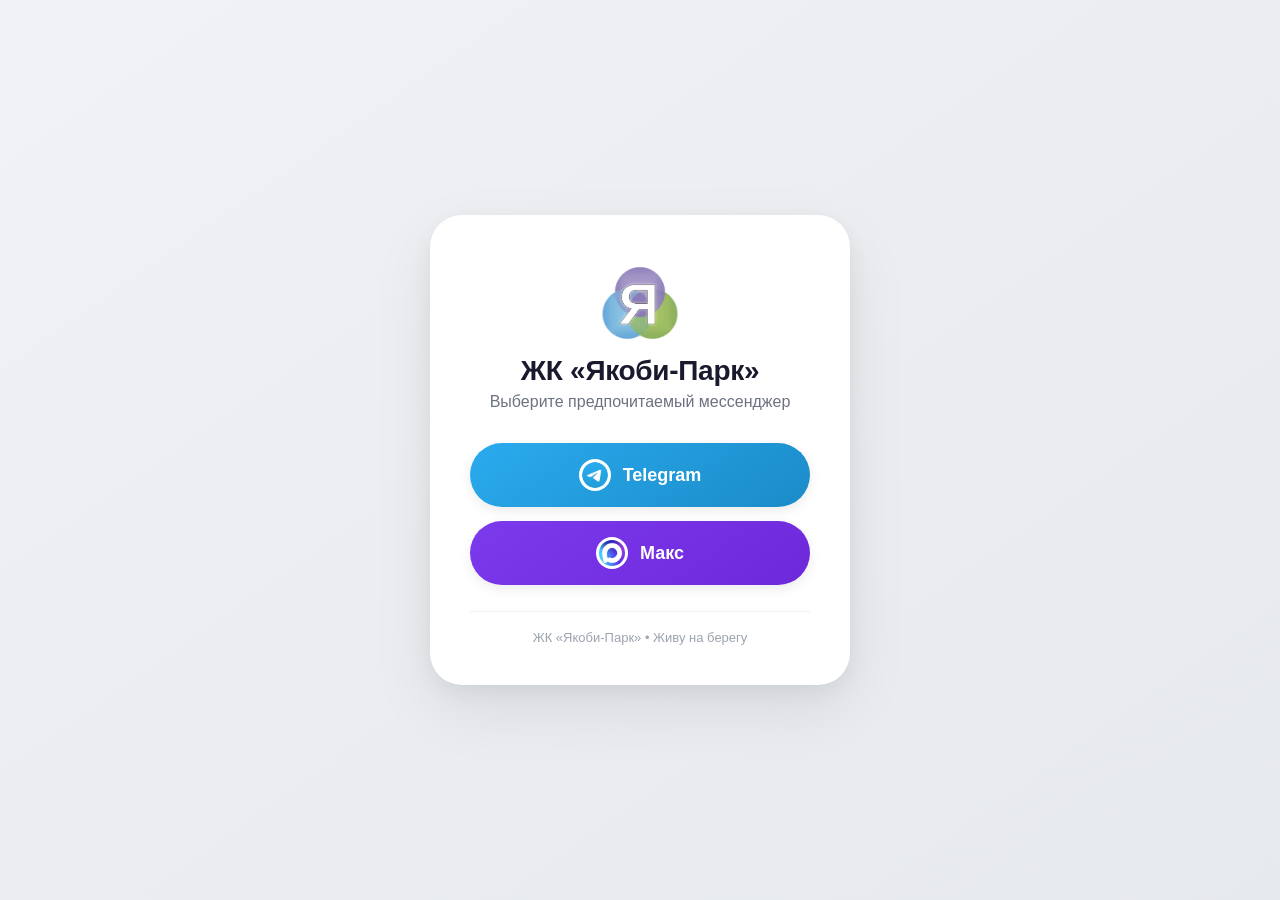
<file: index.html>
<!DOCTYPE html>
<html lang="ru">
<head>
    <meta charset="UTF-8">
    <meta name="viewport" content="width=device-width, initial-scale=1.0">
    <title>ЖК «Якоби-Парк»</title>
    <link rel="icon" href="favicon.ico">
    <link rel="stylesheet" href="style.css">
</head>
<body>
    <main class="card home-card">
        <div class="home-logo">
            <img src="images/logo-complex.png" alt="ЖК «Якоби-Парк»" width="80" height="80">
        </div>
        <h1 class="home-title">ЖК «Якоби-Парк»</h1>
        <p class="home-subtitle">Выберите предпочитаемый мессенджер</p>
        <nav class="messenger-links" aria-label="Мессенджеры">
            <a href="telegram.html" class="messenger-button messenger-button-telegram">
                <img src="images/icon-telegram.png" alt="" width="32" height="32">
                Telegram
            </a>
            <a href="max.html" class="messenger-button messenger-button-max">
                <img src="images/icon-max.png" alt="" width="32" height="32">
                Макс
            </a>
        </nav>
        <footer class="footer">
            ЖК «Якоби-Парк» • Живу на берегу
        </footer>
    </main>
</body>
</html>
</file>
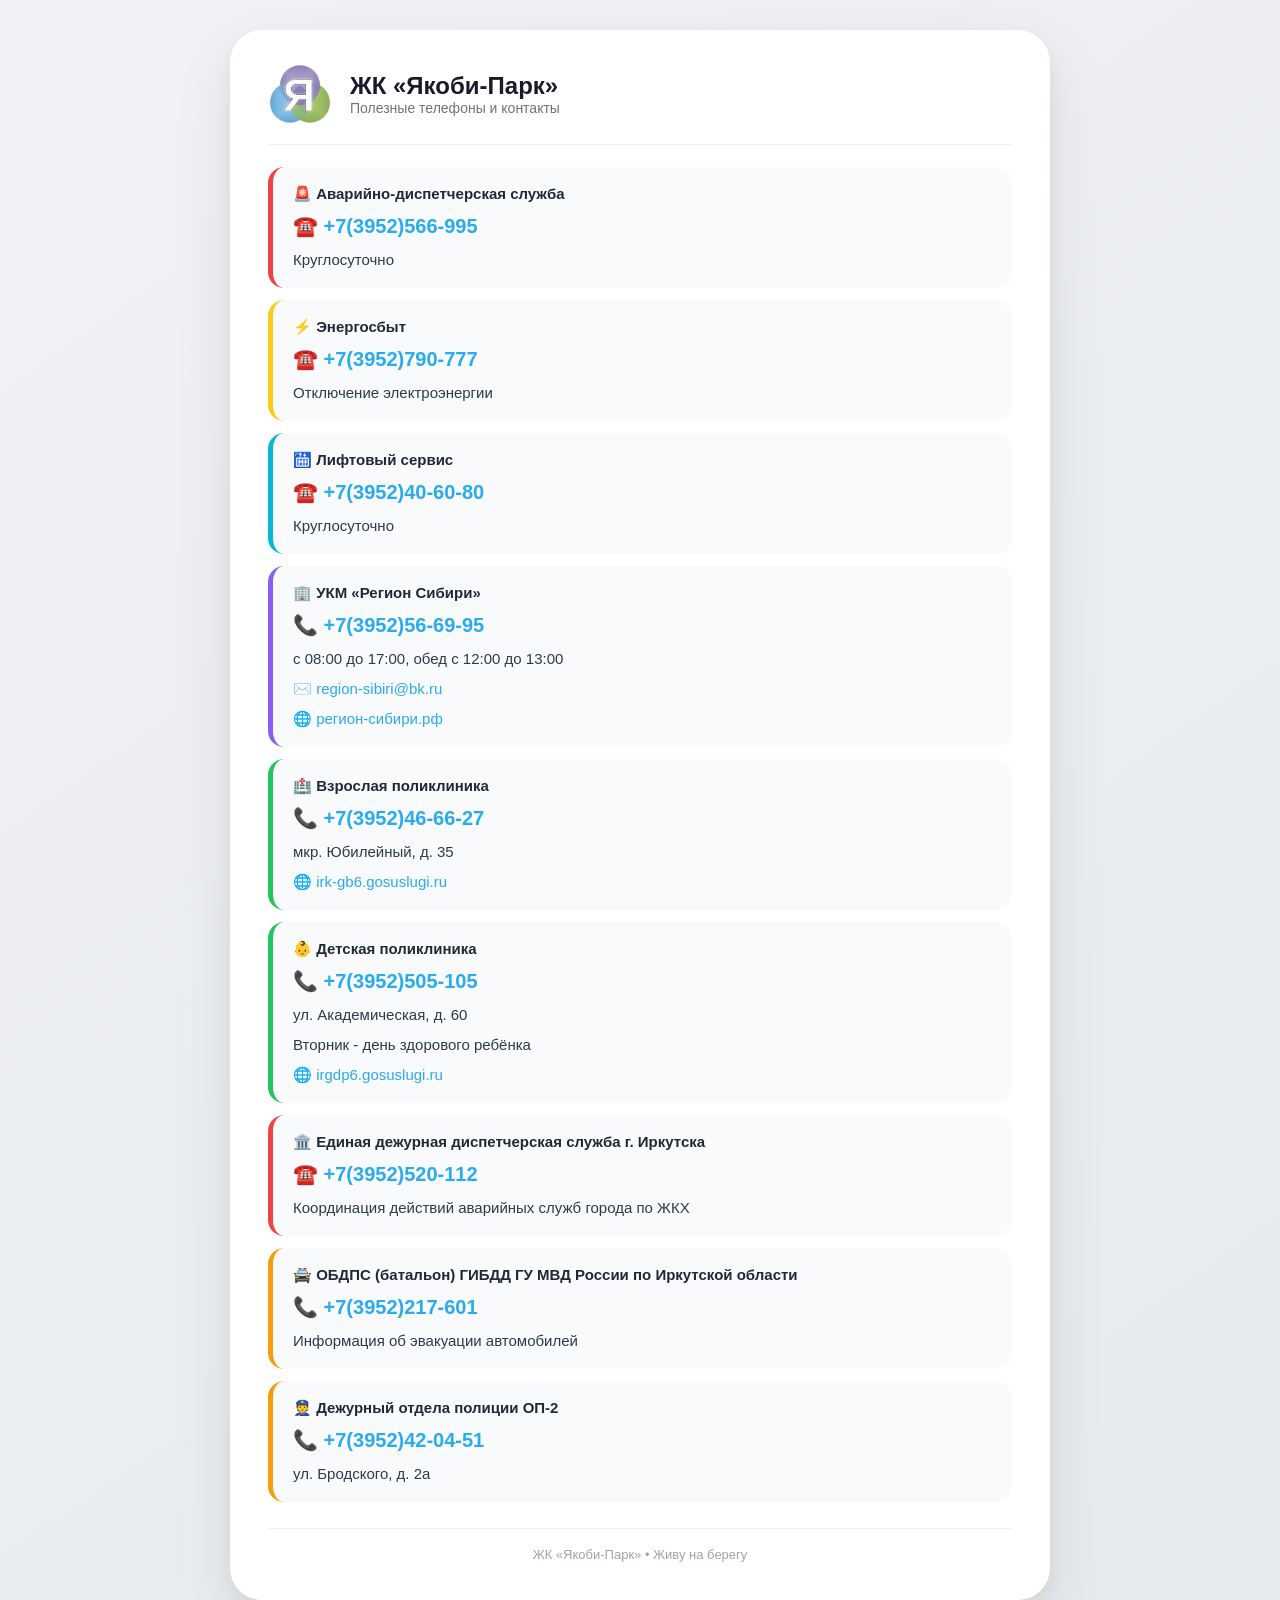
<file: contacts.html>
<!DOCTYPE html>
<html lang="ru">
<head>
    <meta charset="UTF-8">
    <meta name="viewport" content="width=device-width, initial-scale=1.0">
    <title>Контакты · ЖК «Якоби-Парк»</title>
    <link rel="icon" href="favicon.ico">
    <link rel="stylesheet" href="style.css">
</head>
<body>
    <main class="card">
        <header class="header">
            <img class="logo" src="images/logo-complex.png" alt="ЖК «Якоби-Парк»" width="64" height="64">
            <div>
                <h1>ЖК «Якоби-Парк»</h1>
                <p class="subtitle">Полезные телефоны и контакты</p>
            </div>
        </header>
        <div class="block accent-red">
            <h2>🚨 Аварийно-диспетчерская служба</h2>
            <p class="phone">☎️ <a href="tel:+73952706464">+7(3952)566-995</a></p>
            <p class="note">Круглосуточно</p>
        </div>
        <div class="block accent-yellow">
            <h2>⚡ Энергосбыт</h2>
            <p class="phone">☎️ <a href="tel:+73952790777">+7(3952)790-777</a></p>
            <p class="note">Отключение электроэнергии</p>
        </div>
        <div class="block accent-cyan">
            <h2>🛗 Лифтовый сервис</h2>
            <p class="phone">☎️ <a href="tel:+73952406080">+7(3952)40-60-80</a></p>
            <p class="note">Круглосуточно</p>
        </div>
        <div class="block accent-purple">
            <h2>🏢 УКМ «Регион Сибири»</h2>
            <p class="phone">📞 <a href="tel:+73952566995">+7(3952)56-69-95</a></p>
            <p class="note">с 08:00 до 17:00, обед с 12:00 до 13:00</p>
            <p>✉️ <a href="mailto:region-sibiri@bk.ru">region-sibiri@bk.ru</a></p>
            <p>🌐 <a href="https://xn----btbehqbba4bjsjj.xn--p1ai/" target="_blank" rel="noopener noreferrer">регион-сибири.рф</a></p>
        </div>
        <div class="block accent-green">
            <h2>🏥 Взрослая поликлиника</h2>
            <p class="phone">📞 <a href="tel:+73952466627">+7(3952)46-66-27</a></p>
            <p class="note">мкр. Юбилейный, д. 35</p>
            <p>🌐 <a href="https://irk-gb6.gosuslugi.ru/" target="_blank" rel="noopener noreferrer">irk-gb6.gosuslugi.ru</a></p>
        </div>
        <div class="block accent-green">
            <h2>👶 Детская поликлиника</h2>
            <p class="phone">📞 <a href="tel:+73952505105">+7(3952)505-105</a></p>
            <p class="note">ул. Академическая, д. 60</p>
            <p class="note">Вторник - день здорового ребёнка</p>
            <p>🌐 <a href="https://irgdp6.gosuslugi.ru/" target="_blank" rel="noopener noreferrer">irgdp6.gosuslugi.ru</a></p>
        </div>
        <div class="block accent-red">
            <h2>🏛️ Единая дежурная диспетчерская служба г. Иркутска</h2>
            <p class="phone">☎️ <a href="tel:+73952520112">+7(3952)520-112</a></p>
            <p class="note">Координация действий аварийных служб города по ЖКХ</p>
        </div>
        <div class="block accent-orange">
            <h2>🚔 ОБДПС (батальон) ГИБДД ГУ МВД России по Иркутской области</h2>
            <p class="phone">📞 <a href="tel:+73952217601">+7(3952)217-601</a></p>
            <p class="note">Информация об эвакуации автомобилей</p>
        </div>
        <div class="block accent-orange">
            <h2>👮 Дежурный отдела полиции ОП-2</h2>
            <p class="phone">📞 <a href="tel:+73952420451">+7(3952)42-04-51</a></p>
            <p class="note">ул. Бродского, д. 2а</p>
        </div>
        <footer class="footer">
            ЖК «Якоби-Парк» • Живу на берегу
        </footer>
    </main>
</body>
</html>
</file>
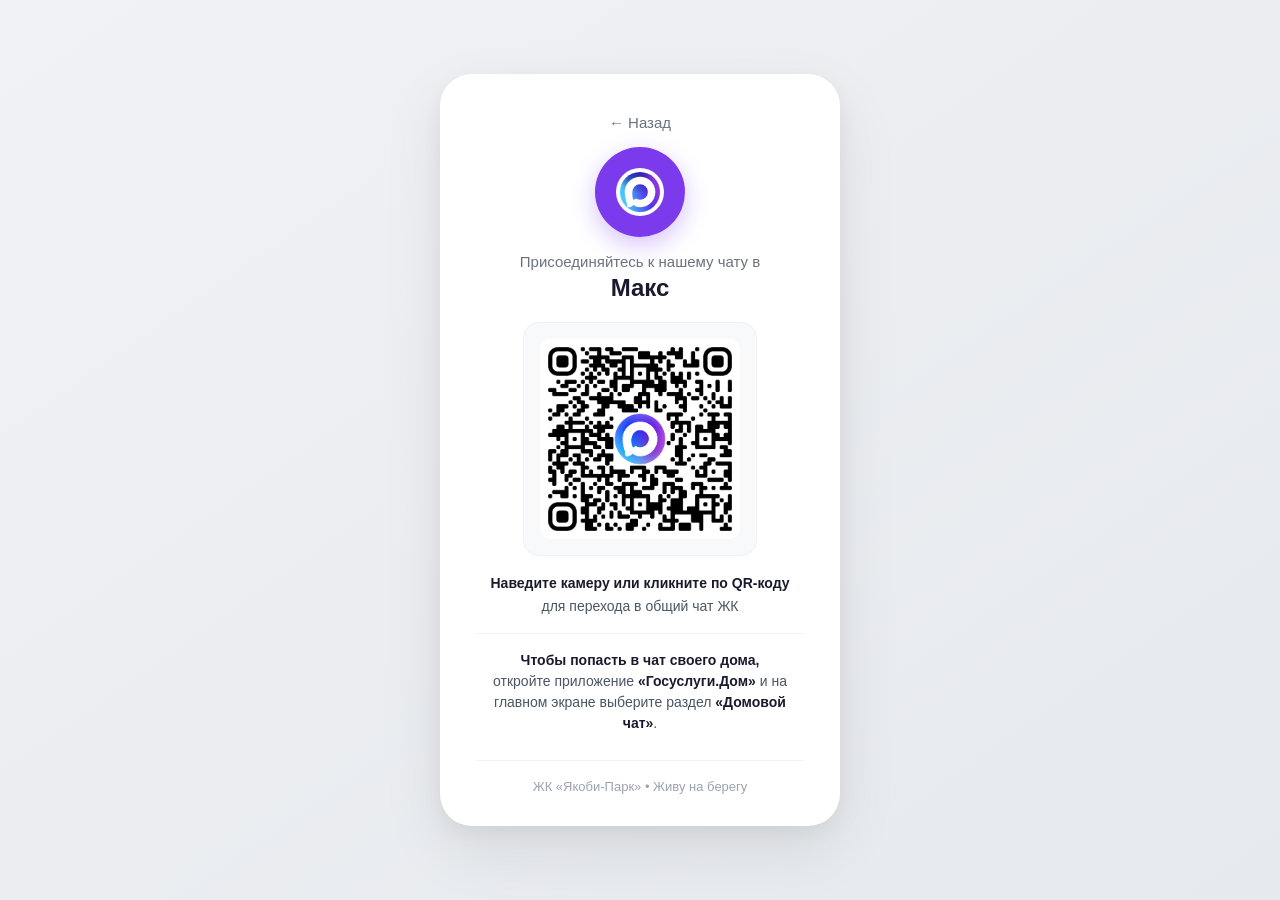
<file: max.html>
<!DOCTYPE html>
<html lang="ru">
<head>
    <meta charset="UTF-8">
    <meta name="viewport" content="width=device-width, initial-scale=1.0">
    <title>Макс · ЖК «Якоби-Парк»</title>
    <link rel="icon" href="favicon.ico">
    <link rel="stylesheet" href="style.css">
</head>
<body>
    <main class="card messenger-card">
        <a href="index.html" class="back">← Назад</a>
        <div class="messenger-icon max">
            <img src="images/icon-max.png" alt="Макс" width="48" height="48">
        </div>
        <p class="messenger-desc">Присоединяйтесь к нашему чату в</p>
        <h1 class="messenger-title">Макс</h1>
        <div class="qr-wrapper">
            <a href="https://max.ru/join/6f4XAEqMGQY6RSePlbq4Y02-dL-mpjecFTX8A57i6vU" target="_blank" rel="noopener noreferrer">
                <img src="images/qr-max.png" alt="QR-код Макс" width="200" height="200">
            </a>
        </div>
        <p class="qr-label">
            <strong>Наведите камеру или кликните по QR-коду</strong>
            <br>
            для перехода в общий чат ЖК
        </p>
        <div class="instruction">
            <strong>Чтобы попасть в чат своего дома,</strong><br>
            откройте приложение <strong>«Госуслуги.Дом»</strong> и на главном экране выберите раздел <strong>«Домовой чат»</strong>.
        </div>
        <footer class="footer">
            ЖК «Якоби-Парк» • Живу на берегу
        </footer>
    </main>
</body>
</html>
</file>
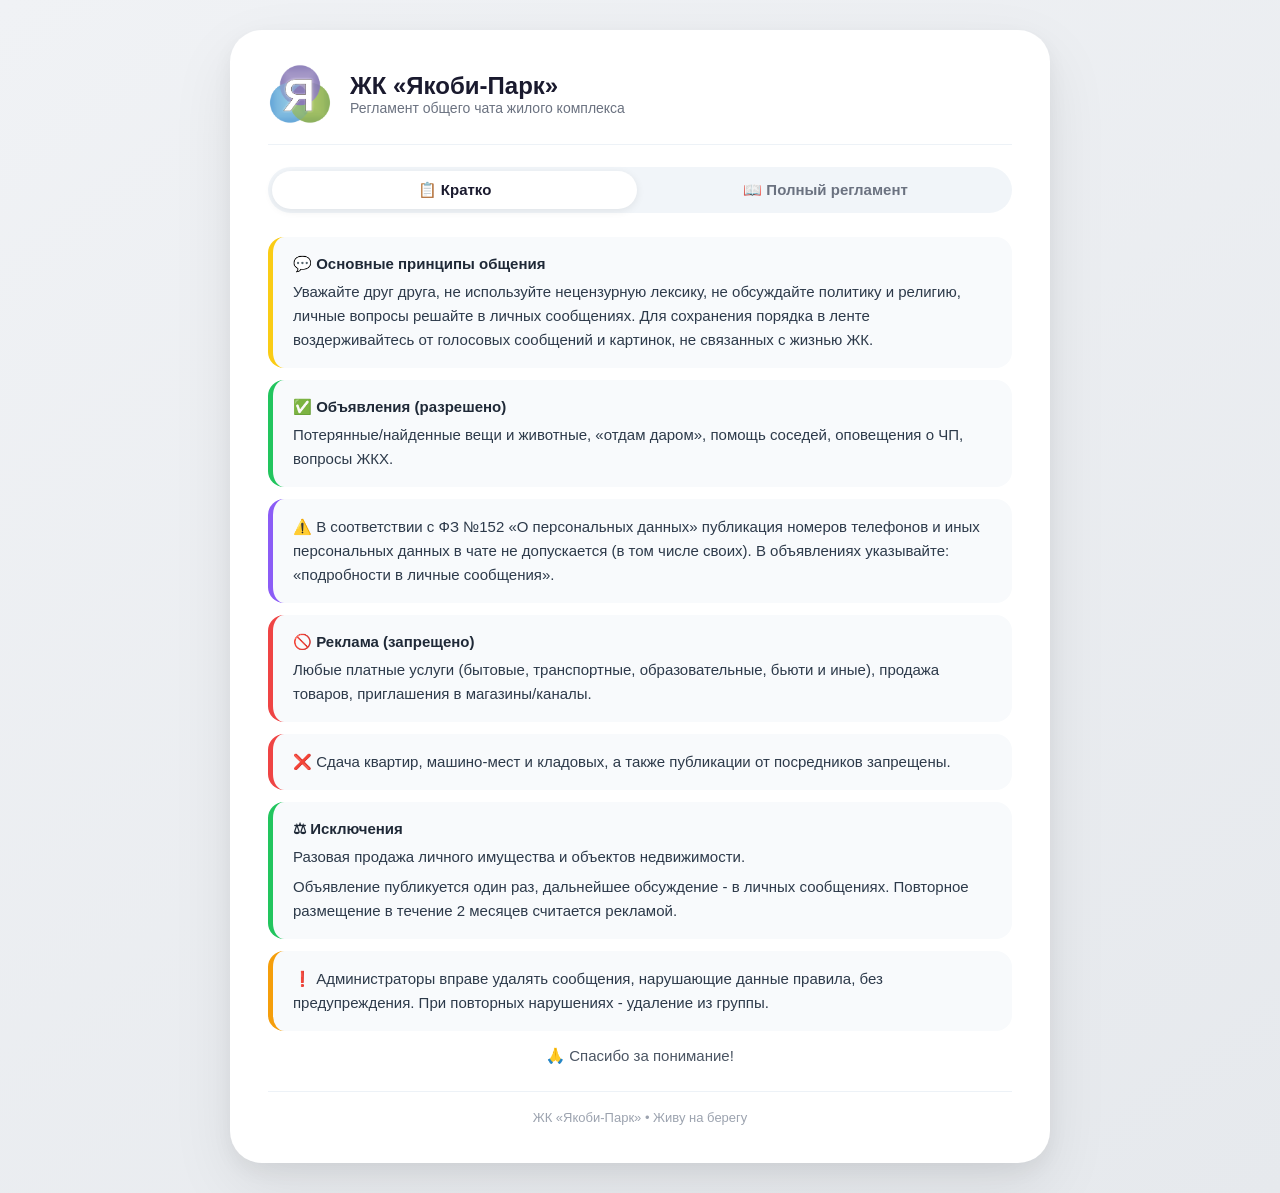
<file: rules.html>
<!DOCTYPE html>
<html lang="ru">
<head>
    <meta charset="UTF-8">
    <meta name="viewport" content="width=device-width, initial-scale=1.0">
    <title>Регламент чата · ЖК «Якоби-Парк»</title>
    <link rel="icon" href="favicon.ico">
    <link rel="stylesheet" href="style.css">
</head>
<body>
    <main class="card">
        <header class="header">
            <img class="logo" src="images/logo-complex.png" alt="ЖК «Якоби-Парк»" width="64" height="64">
            <div>
                <h1>ЖК «Якоби-Парк»</h1>
                <p class="subtitle">Регламент общего чата жилого комплекса</p>
            </div>
        </header>
        <div class="tabs">
            <button class="tab-btn active" type="button" data-tab="summary">📋 Кратко</button>
            <button class="tab-btn" type="button" data-tab="full">📖 Полный регламент</button>
        </div>
        <div id="summary" class="tab-content active">
            <div class="block accent-yellow">
                <h2>💬 Основные принципы общения</h2>
                <p>Уважайте друг друга, не используйте нецензурную лексику, не обсуждайте политику и религию, личные вопросы решайте в личных сообщениях. Для сохранения порядка в ленте воздерживайтесь от голосовых сообщений и картинок, не связанных с жизнью ЖК.</p>
            </div>
            <div class="block accent-green">
                <h2>✅ Объявления (разрешено)</h2>
                <p>Потерянные/найденные вещи и животные, «отдам даром», помощь соседей, оповещения о ЧП, вопросы ЖКХ.</p>
            </div>
            <!--
            <div class="block accent-cyan">
                <h2>📎 Объявления размещайте в соответствующей теме чата</h2>
                <p>так они дольше остаются на виду. Недопустимо обсуждение в теме объявлений - для этого используйте общий чат.</p>
            </div>
            -->
            <div class="block accent-purple">
                <p>⚠️ В соответствии с ФЗ №152 «О персональных данных» публикация номеров телефонов и иных персональных данных в чате не допускается (в том числе своих). В объявлениях указывайте: «подробности в личные сообщения».</p>
            </div>
            <div class="block accent-red">
                <h2>🚫 Реклама (запрещено)</h2>
                <p>Любые платные услуги (бытовые, транспортные, образовательные, бьюти и иные), продажа товаров, приглашения в магазины/каналы.</p>
            </div>
            <div class="block accent-red">
                <p>❌ Сдача квартир, машино-мест и кладовых, а также публикации от посредников запрещены.</p>
            </div>
            <div class="block accent-green">
                <h2>⚖ Исключения</h2>
                <p>Разовая продажа личного имущества и объектов недвижимости.</p>
                <p>Объявление публикуется один раз, дальнейшее обсуждение - в личных сообщениях. Повторное размещение в течение 2 месяцев считается рекламой.</p>
            </div>
            <div class="block accent-orange">
                <p>❗ Администраторы вправе удалять сообщения, нарушающие данные правила, без предупреждения. При повторных нарушениях - удаление из группы.</p>
            </div>
            <div class="short-thanks">🙏 Спасибо за понимание!</div>
        </div>
        <div id="full" class="tab-content full-rules">
            <h2>1. Назначение чата</h2>
            <p>Чат создан жителями ЖК для живого соседского общения, обмена информацией о жизни комплекса и района, содержании домов и придомовой территории, а также для координации между соседями.</p>
            <p><strong>Цель:</strong> конструктивное взаимодействие, взаимопомощь и решение вопросов, связанных с проживанием.</p>
            <p>Сообщения, не относящиеся к тематике проживания, не допускаются.</p>
            <h2>2. Участники чата</h2>
            <p><strong>2.1.</strong> Участник должен быть идентифицируемым - по имени, понятному никнейму или фото. Аккаунты с автоматически сгенерированными, бессмысленными, оскорбительными или рекламными именами могут быть ограничены администраторами.</p>
            <p><strong>2.2.</strong> Участники обязаны соблюдать законодательство РФ и настоящий регламент.</p>
            <h2>3. Правила общения</h2>
            <p><strong>3.1. Уважение.</strong> Общение должно быть корректным. Оскорбления, унижения, грубость и переход на личности запрещены.</p>
            <p><strong>3.2. Лексика.</strong> Нецензурная лексика и её завуалированные формы (звёздочки, замена букв, намёки) не допускаются.</p>
            <p><strong>3.3. Формат сообщений.</strong> Для сохранения информативности чата используйте преимущественно текстовые сообщения. Голосовые сообщения, а также картинки, гифки, стикеры и видео, не несущие полезной информации о жизни ЖК (поздравления, мемы, отвлечённый юмор), не допускаются.</p>
            <p><strong>3.4. Дискриминация.</strong> Запрещены любые дискриминационные высказывания и разжигание ненависти по любым признакам.</p>
            <p><strong>3.5. Провокации.</strong> Не допускаются провокации, сознательное создание конфликтов, а также действия, провоцирующие конфликт своей формой. <i>Любой конфликт можно уладить рациональным разговором</i>.</p>
            <p><strong>3.6. Личное.</strong> Вопросы, просьбы и сообщения, адресованные конкретному участнику, направляются в личные сообщения.</p>
            <p><strong>3.7. Политика и острые темы.</strong> Политические обсуждения, агитация, религиозная пропаганда и иные темы, не связанные с жизнью ЖК и района, запрещены.</p>
            <h2>4. Размещение информации</h2>
            <h3>4.1. Разрешено (некоммерческие сообщения)</h3>
            <ul>
                <li>Потерянное/найденное (ключи, документы, карты, вещи, животные).</li>
                <li>Обмен или бартер личными вещами, «отдам даром».</li>
                <li>Просьбы о помощи соседей (одолжить инструмент, помочь с переносом вещей и др.).</li>
                <li>Бытовые уведомления (оставленный свет в машине, открытое окно, сработала сигнализация, протечка, неисправность общедомовых коммуникаций).</li>
                <li>Оповещения об авариях, чрезвычайных ситуациях и происшествиях на территории ЖК.</li>
                <li>Вопросы содержания домов и придомовой территории.</li>
            </ul>
            <!--
            <p><strong>4.1.1.</strong> Объявления размещаются в соответствующей теме. Комментарии в теме объявлений не допускаются, чтобы не засорять ленту. Обсуждение - в общем чате.</p>
            -->
            <h3>4.2. Запрещено (реклама и коммерция)</h3>
            <ul>
                <li>Любые платные услуги (ремонт, клининг, перевозки, обучение, бьюти и иные).</li>
                <li>Продажа товаров (включая сетевой маркетинг).</li>
                <li>Регулярные или повторяющиеся объявления.</li>
                <li>Акции, скидки, спецпредложения.</li>
                <li>Приглашения в магазины, группы, каналы и другие ресурсы.</li>
                <li>Спам, флуд, массовые рассылки, ссылки на вредоносные ресурсы.</li>
                <li>Мошенничество, сбор денег под ложными предлогами и фейковые аккаунты.</li>
            </ul>
            <h3>4.3. Аренда и посредники</h3>
            <p><strong>4.3.1.</strong> Сдача любых квартир, машино-мест и кладовых - запрещена.</p>
            <p><strong>4.3.2.</strong> Публикации от посредников (агентств, риелторов и иных третьих лиц) - запрещены.</p>
            <h3>4.4. Исключения</h3>
            <p><strong>4.4.1.</strong> Разовая продажа личного имущества (не для перепродажи).</p>
            <p><strong>4.4.2.</strong> Разовая продажа личных объектов недвижимости.</p>
            <p><strong>4.4.3.</strong> Объявление публикуется один раз. Повторное размещение в течение 2 месяцев будет расценено как реклама.</p>
            <h2>5. Персональные данные и конфиденциальность</h2>
            <p><strong>5.1.</strong> В соответствии с ФЗ №152 «О персональных данных» публикация номеров телефонов и иных персональных данных в общем чате не допускается. В объявлениях указывайте: «подробности в личные сообщения». Даже собственные контакты лучше не публиковать, чтобы минимизировать риски мошенничества и несанкционированного распространения информации.</p>
            <p><strong>5.2.</strong> Распространение персональных данных других участников без их согласия запрещено.</p>
            <p><strong>5.3.</strong> Распространение переписки чата третьим лицам без согласия участников запрещено.</p>
            <h2>6. Модерация</h2>
            <p><strong>6.1.</strong> Администраторы вправе удалять сообщения, нарушающие настоящий регламент, без предварительного уведомления.</p>
            <p><strong>6.2.</strong> При повторных или систематических нарушениях участник может быть ограничен в общении или удалён из чата.</p>
            <p><strong>6.3.</strong> В спорных ситуациях можно обратиться к администратору в личные сообщения.</p>
        </div>
        <footer class="footer">
            ЖК «Якоби-Парк» • Живу на берегу
        </footer>
    </main>
    <script>
        const tabs = document.querySelectorAll(".tab-btn");
        const contents = document.querySelectorAll(".tab-content");
        tabs.forEach(tab => {
            tab.addEventListener("click", () => {
                const target = tab.dataset.tab;
                tabs.forEach(item => {
                    item.classList.toggle("active", item === tab);
                });
                contents.forEach(content => {
                    content.classList.toggle("active", content.id === target);
                });
            });
        });
    </script>
</body>
</html>
</file>
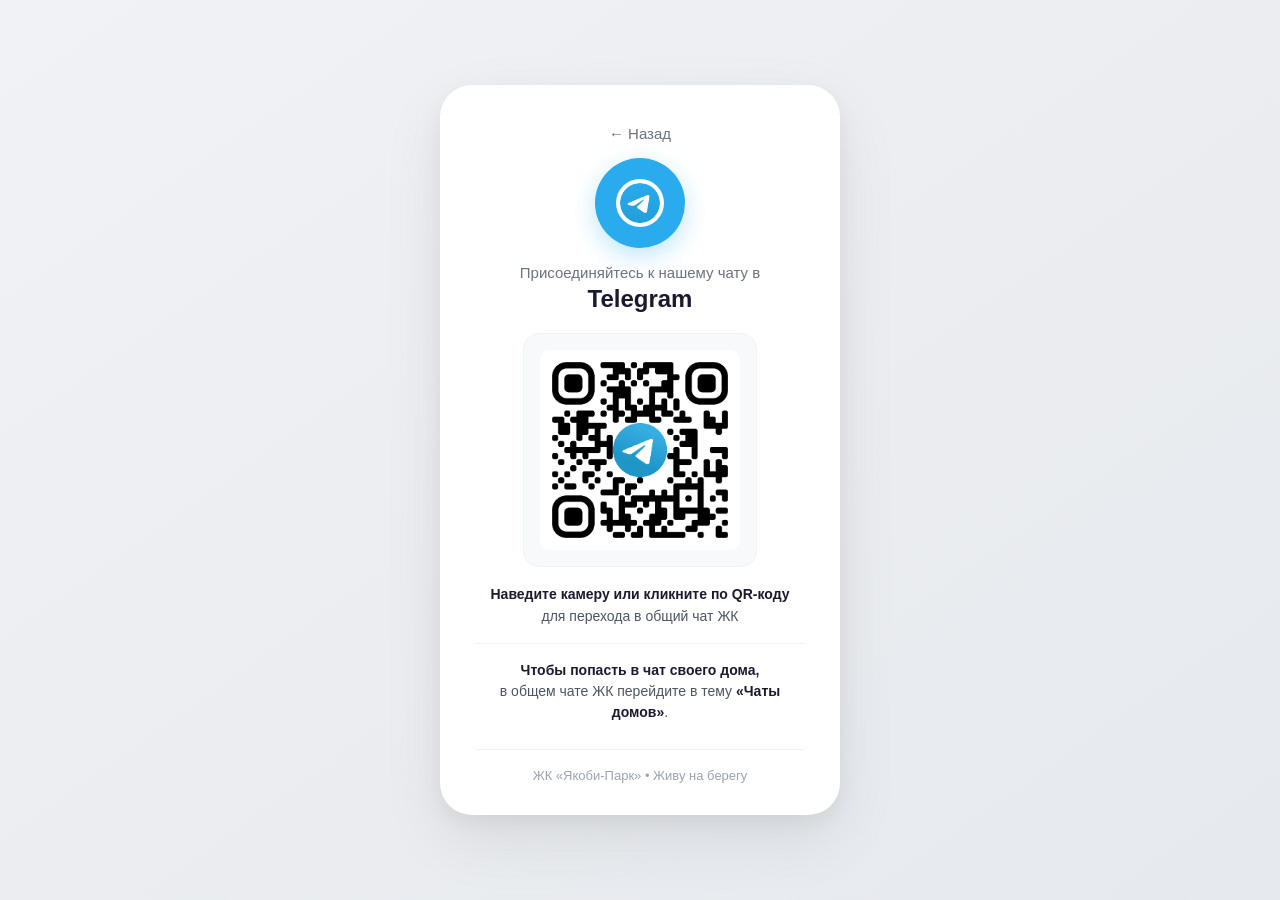
<file: telegram.html>
<!DOCTYPE html>
<html lang="ru">
<head>
    <meta charset="UTF-8">
    <meta name="viewport" content="width=device-width, initial-scale=1.0">
    <title>Telegram · ЖК «Якоби-Парк»</title>
    <link rel="icon" href="favicon.ico">
    <link rel="stylesheet" href="style.css">
</head>
<body>
    <main class="card messenger-card">
        <a href="index.html" class="back">← Назад</a>
        <div class="messenger-icon telegram">
            <img src="images/icon-telegram.png" alt="Telegram" width="48" height="48">
        </div>
        <p class="messenger-desc">Присоединяйтесь к нашему чату в</p>
        <h1 class="messenger-title">Telegram</h1>
        <div class="qr-wrapper">
            <a href="https://t.me/Yakobi_Park" target="_blank" rel="noopener noreferrer">
                <img src="images/qr-telegram.png" alt="QR-код Telegram" width="200" height="200">
            </a>
        </div>
        <p class="qr-label">
            <strong>Наведите камеру или кликните по QR-коду</strong>
            <br>
            для перехода в общий чат ЖК
        </p>
        <div class="instruction">
            <strong>Чтобы попасть в чат своего дома,</strong><br>
            в общем чате ЖК перейдите в тему <strong>«Чаты домов»</strong>.
        </div>
        <footer class="footer">
            ЖК «Якоби-Парк» • Живу на берегу
        </footer>
    </main>
</body>
</html>
</file>
<file: style.css>
:root {
    --color-link: #2aabee;
    --color-link-hover: #1b8bc9;
    --color-max: #7c3aed;
    --color-max-dark: #6d28d9;
    --color-text: #2d3a4a;
    --color-heading: #1a1a2e;
    --color-muted: #6b7280;
    --color-background: #f8fafc;
    --color-surface: #ffffff;
    --color-soft: #f1f5f9;
    --color-border: #edf2f7;
    --color-red: #ef4444;
    --color-yellow: #facc15;
    --color-cyan: #06b6d4;
    --color-purple: #8b5cf6;
    --color-green: #22c55e;
    --color-orange: #f59e0b;
    --color-text-strong: #1f2937;
    --color-text-dark: #111827;
    --color-text-secondary: #4b5563;
    --color-text-light: #9ca3af;
    --color-bg-gray: #f8f9fa;
    --color-bg-light: #f0f2f5;
    --color-footer: #9ca3af;
    --radius-card: 32px;
    --radius-block: 16px;
    --radius-pill: 999px;
    --shadow-card: 0 24px 64px rgba(0, 0, 0, .08), 0 8px 20px rgba(0, 0, 0, .05);
    --shadow-button: 0 4px 12px rgba(0, 0, 0, .08);
    --content-width: 820px;
}
* {
    box-sizing: border-box;
    margin: 0;
    padding: 0;
}
html {
    scroll-behavior: smooth;
}
body {
    min-height: 100vh;
    min-height: 100dvh;
    display: flex;
    align-items: center;
    justify-content: center;
    padding: 30px 20px;
    font-family: "Segoe UI", Roboto, Arial, sans-serif;
    color: var(--color-text);
    background: linear-gradient(145deg, var(--color-bg-light) 0%, #e6e9ed 100%);
}
a {
    color: var(--color-link);
    text-decoration: none;
}
a:hover {
    color: var(--color-link-hover);
    text-decoration: underline;
}
a,
button {
    -webkit-tap-highlight-color: transparent;
}
.card {
    width: 100%;
    max-width: var(--content-width);
    padding: 32px 38px 38px;
    background: var(--color-surface);
    border-radius: var(--radius-card);
    box-shadow: var(--shadow-card);
}
.header {
    display: flex;
    align-items: center;
    gap: 18px;
    margin-bottom: 22px;
    padding-bottom: 18px;
    border-bottom: 1px solid var(--color-border);
}
.logo {
    width: 64px;
    height: 64px;
    flex-shrink: 0;
    object-fit: cover;
}
.header h1 {
    color: var(--color-heading);
    font-size: 24px;
    font-weight: 700;
    line-height: 1.2;
}
.subtitle {
    color: var(--color-muted);
    font-size: 14px;
}
.back {
    display: inline-flex;
    align-items: center;
    gap: 8px;
    margin-bottom: 16px;
    color: var(--color-muted);
    font-size: 15px;
    font-weight: 500;
    transition: color .2s ease;
}
.back:hover {
    color: var(--color-heading);
    text-decoration: none;
}
.block {
    margin-bottom: 12px;
    padding: 16px 20px;
    background: var(--color-background);
    border-left: 5px solid var(--color-link);
    border-radius: var(--radius-block);
}
.block:last-child {
    margin-bottom: 0;
}
.block h2 {
    display: flex;
    align-items: center;
    gap: 8px;
    margin-bottom: 6px;
    color: var(--color-text-strong);
    font-size: 15px;
    font-weight: 700;
    line-height: 1.4;
}
.block p {
    margin-bottom: 6px;
    color: var(--color-text);
    font-size: 15px;
    line-height: 1.6;
}
.block p:last-child {
    margin-bottom: 0;
}
.block a {
    color: var(--color-link);
}
.block ul,
.full-rules ul {
    margin: 6px 0 14px;
    padding-left: 24px;
}
.block li,
.full-rules li {
    margin-bottom: 6px;
    color: var(--color-text);
    font-size: 15px;
    line-height: 1.6;
    list-style-type: disc;
}
.block li:last-child,
.full-rules li:last-child {
    margin-bottom: 0;
}
.block .phone {
    font-size: 20px;
    font-weight: 600;
}
.note {
    color: var(--color-muted);
    font-size: 14px;
    line-height: 1.5;
}
.accent-red {
    border-left-color: var(--color-red);
}
.accent-yellow {
    border-left-color: var(--color-yellow);
}
.accent-cyan {
    border-left-color: var(--color-cyan);
}
.accent-purple {
    border-left-color: var(--color-purple);
}
.accent-green {
    border-left-color: var(--color-green);
}
.accent-orange {
    border-left-color: var(--color-orange);
}
.footer {
    margin-top: 26px;
    padding-top: 18px;
    border-top: 1px solid var(--color-border);
    color: var(--color-footer);
    font-size: 13px;
    text-align: center;
}
.home-card {
    max-width: 420px;
    padding: 48px 40px 40px;
    text-align: center;
}
.home-logo {
    margin-bottom: 8px;
}
.home-logo img {
    width: 80px;
    height: 80px;
    object-fit: cover;
}
.home-title {
    color: var(--color-heading);
    font-size: 28px;
    font-weight: 700;
    letter-spacing: -.3px;
}
.home-subtitle {
    margin-top: 6px;
    margin-bottom: 32px;
    color: var(--color-muted);
    font-size: 16px;
}
.messenger-links {
    display: flex;
    flex-direction: column;
    gap: 14px;
}
.messenger-button {
    display: flex;
    align-items: center;
    justify-content: center;
    gap: 12px;
    padding: 16px 24px;
    border: 0;
    border-radius: var(--radius-pill);
    color: #fff;
    font-size: 18px;
    font-weight: 600;
    text-decoration: none;
    box-shadow: var(--shadow-button);
    transition: transform .25s ease, box-shadow .25s ease;
}
.messenger-button:hover {
    transform: translateY(-3px);
    color: #fff;
    text-decoration: none;
    box-shadow: 0 8px 24px rgba(0, 0, 0, .15);
}
.messenger-button:active {
    transform: scale(.97);
}
.messenger-button-telegram {
    background: linear-gradient(145deg, var(--color-link), var(--color-link-hover));
}
.messenger-button-max {
    background: linear-gradient(145deg, var(--color-max), var(--color-max-dark));
}
.messenger-button img {
    width: 32px;
    height: 32px;
    padding: 2px;
    border: 1px solid rgba(255, 255, 255, .9);
    border-radius: 50%;
    background: #fff;
    object-fit: cover;
}
.messenger-card {
    max-width: 400px;
    padding: 40px 36px 32px;
    text-align: center;
}
.messenger-icon {
    display: flex;
    align-items: center;
    justify-content: center;
    width: 90px;
    height: 90px;
    margin: 0 auto 16px;
    border-radius: 50%;
}
.messenger-icon.telegram {
    background: var(--color-link);
    box-shadow: 0 8px 24px rgba(42, 171, 238, .30);
}
.messenger-icon.max {
    background: var(--color-max);
    box-shadow: 0 8px 24px rgba(124, 58, 237, .30);
}
.messenger-icon img {
    width: 48px;
    height: 48px;
    padding: 3px;
    border: 1px solid rgba(255, 255, 255, .9);
    border-radius: 50%;
    background: #fff;
    object-fit: cover;
}
.messenger-desc {
    margin-bottom: 4px;
    color: var(--color-muted);
    font-size: 15px;
}
.messenger-title {
    color: var(--color-heading);
    font-size: 24px;
    font-weight: 700;
}
.qr-wrapper {
    display: inline-block;
    margin-top: 20px;
    padding: 16px;
    border: 1px solid #eef2f6;
    border-radius: var(--radius-block);
    background: var(--color-bg-gray);
    cursor: pointer;
    transition: transform .2s ease, box-shadow .2s ease;
}
.qr-wrapper:hover {
    transform: scale(1.02);
    box-shadow: 0 8px 24px rgba(0, 0, 0, .10);
}
.qr-wrapper a {
    display: block;
}
.qr-wrapper img {
    display: block;
    width: 200px;
    height: 200px;
}
.qr-label {
    margin-top: 12px;
    color: var(--color-text-secondary);
    font-size: 14px;
    line-height: 1.6;
}
.qr-label strong {
    color: var(--color-heading);
    font-weight: 600;
}
.instruction {
    margin-top: 16px;
    padding-top: 16px;
    border-top: 1px solid #f0f2f5;
    color: var(--color-text-secondary);
    font-size: 14px;
    line-height: 1.5;
}
.instruction strong {
    color: var(--color-heading);
    font-weight: 600;
}
.tabs {
    display: flex;
    gap: 6px;
    margin-bottom: 24px;
    padding: 4px;
    border-radius: var(--radius-pill);
    background: var(--color-soft);
}
.tab-btn {
    flex: 1;
    padding: 10px 16px;
    border: 0;
    border-radius: var(--radius-pill);
    background: transparent;
    color: var(--color-muted);
    font: inherit;
    font-size: 15px;
    font-weight: 600;
    cursor: pointer;
    transition: background .25s ease, color .25s ease, box-shadow .25s ease;
}
.tab-btn:hover {
    background: rgba(255, 255, 255, .5);
    color: var(--color-text-strong);
}
.tab-btn.active {
    background: #fff;
    color: var(--color-heading);
    box-shadow: 0 2px 8px rgba(0, 0, 0, .08);
}
.tab-content {
    display: none;
}
.tab-content.active {
    display: block;
}
.short-thanks {
    margin-top: 16px;
    color: var(--color-text-secondary);
    font-size: 15px;
    text-align: center;
}
.full-rules h2 {
    margin: 28px 0 14px;
    color: var(--color-text-dark);
    font-size: 20px;
    font-weight: 600;
}
.full-rules h2:first-child {
    margin-top: 4px;
}
.full-rules h3 {
    margin: 22px 0 10px;
    color: var(--color-text-strong);
    font-size: 17px;
    font-weight: 600;
}
.full-rules p {
    margin-bottom: 8px;
    color: var(--color-text);
    font-size: 15px;
    line-height: 1.6;
}
@media (max-width: 550px) {
    body {
        padding: 16px 12px;
    }
    .card {
        padding: 16px 14px;
        border-radius: 20px;
    }
    .header {
        gap: 12px;
    }
    .logo {
        width: 52px;
        height: 52px;
    }
    .header h1 {
        font-size: 20px;
    }
    .block {
        padding: 14px 16px;
    }
    .block .phone {
        font-size: 18px;
    }
    .home-card {
        padding: 32px 20px 24px;
    }
    .home-logo img {
        width: 72px;
        height: 72px;
    }
    .home-title {
        font-size: 24px;
    }
    .home-subtitle {
        margin-bottom: 26px;
        font-size: 15px;
    }
    .messenger-button {
        padding: 14px 20px;
        font-size: 17px;
    }
    .messenger-card {
        padding: 28px 20px 24px;
    }
    .qr-wrapper {
        padding: 12px;
    }
    .qr-wrapper img {
        width: 160px;
        height: 160px;
    }
    .full-rules h2 {
        font-size: 18px;
    }
    .full-rules h3 {
        font-size: 16px;
    }
    .tab-btn {
        padding: 8px 12px;
        font-size: 13px;
    }
}
</file>
